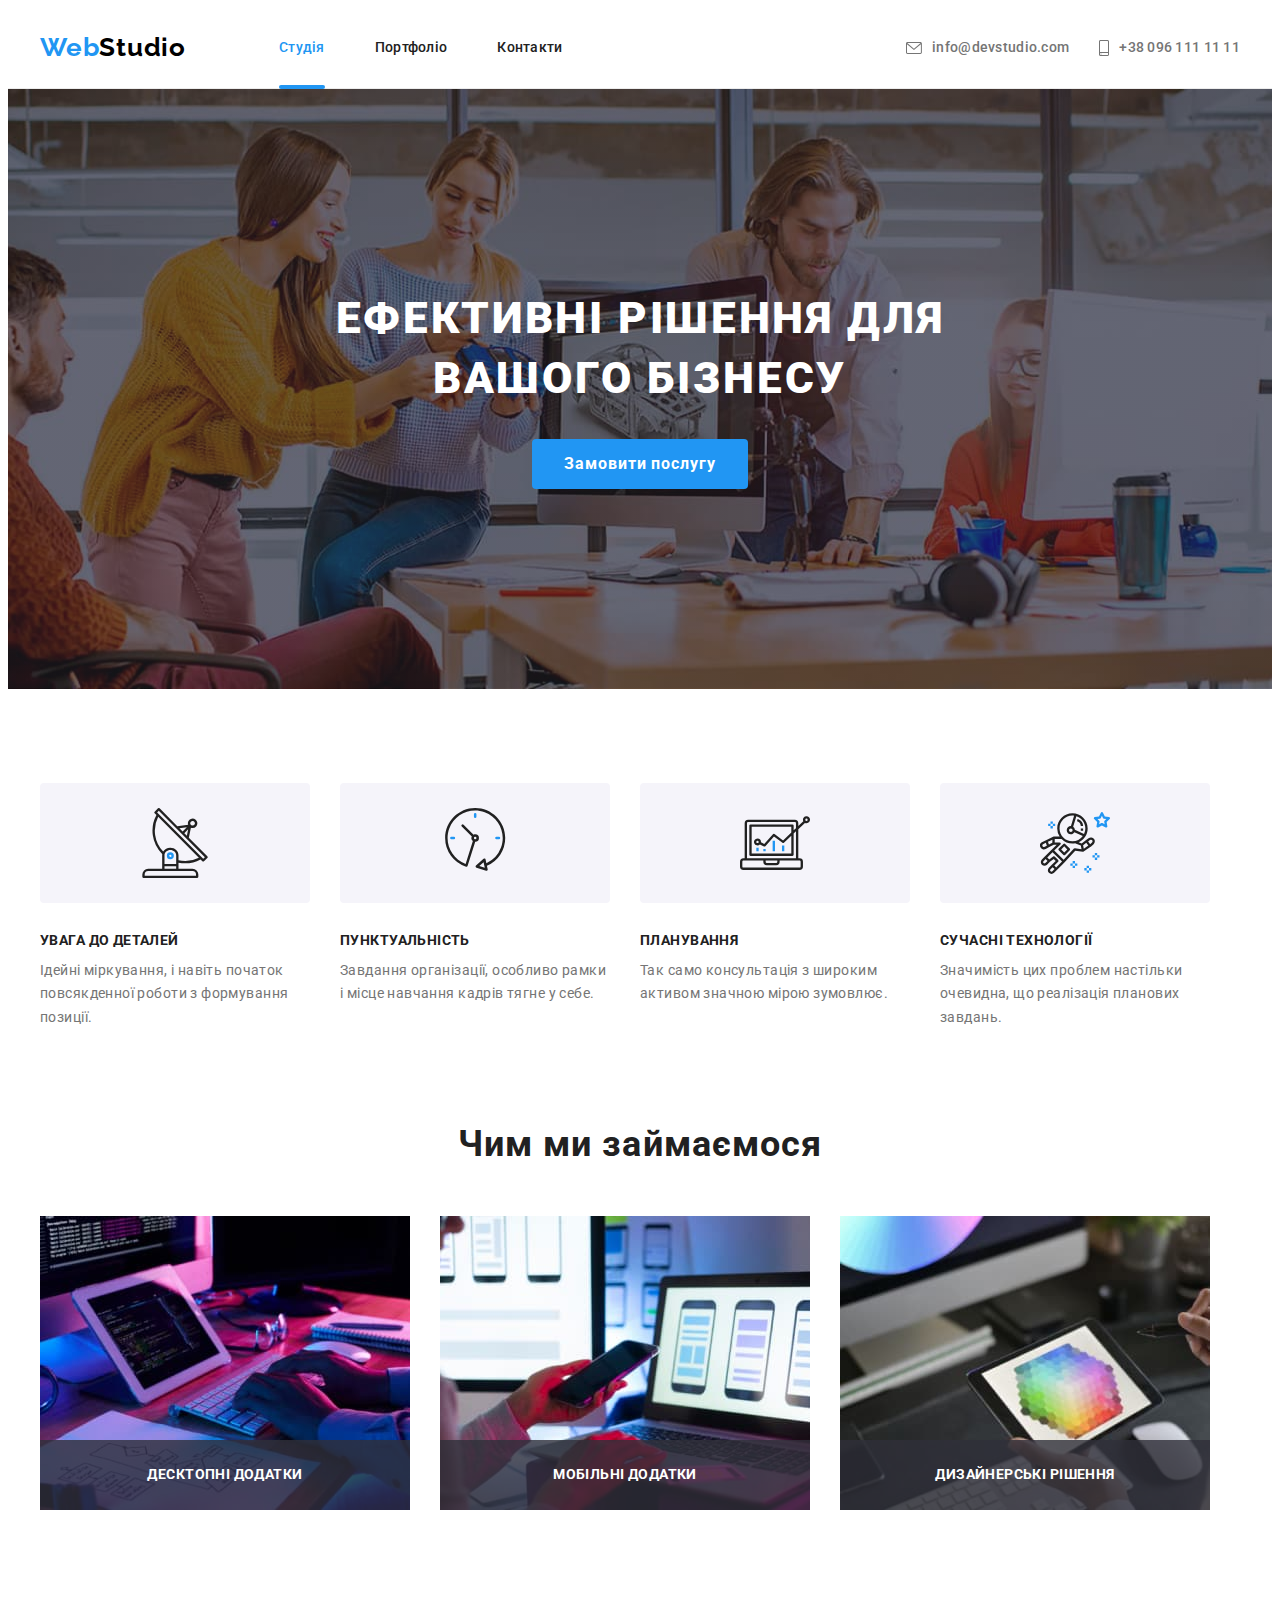
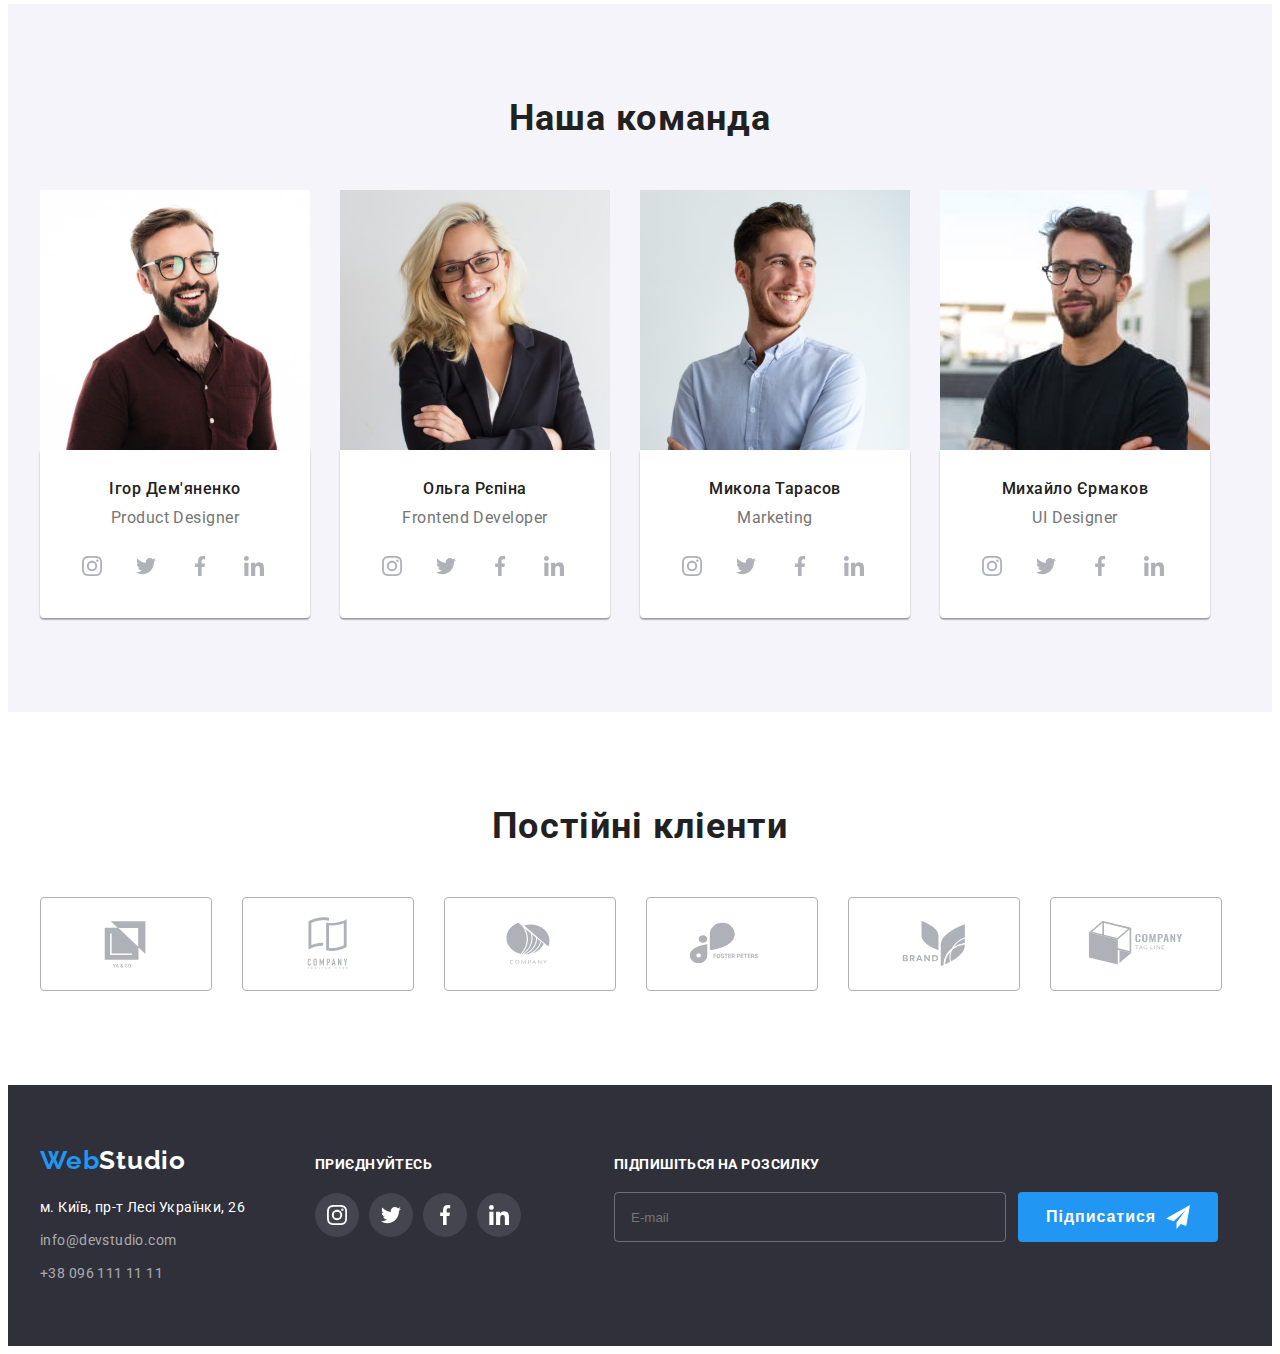
<file: index.html>
<!DOCTYPE html>
<html lang="uk">
<head>
    <meta charset="UTF-8">
    <meta http-equiv="X-UA-Compatible" content="IE=edge">
    <meta name="viewport" content="width=device-width, initial-scale=1.0">
    <title>WebStudio</title>
    <link rel="preconnect" href="https://fonts.googleapis.com">
    <link rel="preconnect" href="https://fonts.gstatic.com" crossorigin>
    <link href="https://fonts.googleapis.com/css2?family=Raleway:wght@700&family=Roboto:wght@400;500;700;900&display=swap"
        rel="stylesheet">
    <link rel="stylesheet" href="https://cdnjs.cloudflare.com/ajax/libs/modern-normalize/1.1.0/modern-normalize.min.css"
        integrity="sha512-wpPYUAdjBVSE4KJnH1VR1HeZfpl1ub8YT/NKx4PuQ5NmX2tKuGu6U/JRp5y+Y8XG2tV+wKQpNHVUX03MfMFn9Q=="
        crossorigin="anonymous" referrerpolicy="no-referrer" />
    <link rel="stylesheet" href="./css/main.min.css">
</head>
<body>
    <!-- Navigation_bar -->
    <header class="header">
        <div class="header__container">
            <nav class="main-nav">
                <a class="main-nav__logo" href="/">Web<span class="main-nav__logo--black">Studio</span></a>
                <ul class="main-nav__list">
                    <li><a class="main-nav__link--current" href="./index.html">Студія</a></li>
                    <li><a class="main-nav__link" href="./portfolio.html">Портфоліо</a></li>
                    <li><a class="main-nav__link" href="/">Контакти</a></li>
                </ul>
            </nav>
            <ul class="contacts-list">
                <li>
                    <a class="contacts-list__link" href="mailto:info@devstudio.com">
                        <svg class="contacts-list__icon" width="16" height="12">
                            <use href="./images/icons.svg#envelope"></use>
                        </svg>
                        info@devstudio.com
                    </a>
                </li>
                <li>
                    <a class="contacts-list__link" href="tel:+380961111111">
                        <svg class="contacts-list__icon" width="10" height="16">
                            <use href="./images/icons.svg#smartphone"></use>
                        </svg>
                        +38 096 111 11 11
                    </a>
                </li>
            </ul>
        </div>
    </header>
    <main>
        <!-- Hero -->
        <section class="hero">
            <div class="hero__container">
                <h1 class="hero__title">Ефективні рішення для вашого бізнесу</h1>
                <button data-modal-open class="order-button" type="button">Замовити послугу</button>
            </div>
        </section>
        <!-- Features -->
        <section class="features">
            <div class="features__container">
                <h2 class="features__title--visually-hidden">Наші переваги</h2>
                <ul class="features__list">
                    <li class="feature">
                        <div class="feature__icon-container">
                            <svg class="feature__icon" width="70" height="70">
                                <use href="./images/icons.svg#antenna"></use>
                            </svg>
                        </div>
                        <h3 class="feature__title">УВАГА ДО ДЕТАЛЕЙ</h3>
                        <p class="feature__descr">Ідейні міркування, і навіть початок повсякденної роботи з формування позиції.</p>
                    </li>
                    <li class="feature">
                        <div class="feature__icon-container">
                            <svg class="feature__icon" width="70" height="70">
                                <use href="./images/icons.svg#clock"></use>
                            </svg>
                        </div>
                        <h3 class="feature__title">ПУНКТУАЛЬНІСТЬ</h3>
                        <p class="feature__descr">Завдання організації, особливо рамки і місце навчання кадрів тягне у себе.</p>
                    </li>
                    <li class="feature">
                        <div class="feature__icon-container">
                            <svg class="feature__icon" width="70" height="70">
                                <use href="./images/icons.svg#diagram"></use>
                            </svg>
                        </div>
                        <h3 class="feature__title">ПЛАНУВАННЯ</h3>
                        <p class="feature__descr">Так само консультація з широким активом значною мірою зумовлює.</p>
                    </li>
                    <li class="feature">
                        <div class="feature__icon-container">
                            <svg class="feature__icon" width="70" height="70">
                                <use href="./images/icons.svg#astronaut"></use>
                            </svg>
                        </div>
                        <h3 class="feature__title">СУЧАСНІ ТЕХНОЛОГІЇ</h3>
                        <p class="feature__descr">Значимість цих проблем настільки очевидна, що реалізація планових завдань.</p>
                    </li>
                </ul>
            </div>
        </section>
        <!-- Activities gallery -->
        <section class="activities">
            <div class="activities__container">
                <h2 class="activities__title">Чим ми займаємося</h2>
                <ul class="activities__list">
                    <li class="activity">
                        <img src="./images/box1.jpg" alt="development" width="370" height="294">
                        <p class="activity__descr">Десктопні додатки</p>
                    </li>
                    <li class="activity">
                        <img src="./images/box2.jpg" alt="optimization" width="370" height="294">
                        <p class="activity__descr">Мобільні додатки</p>
                    </li>
                    <li class="activity">
                        <img src="./images/box3.jpg" alt="design" width="370" height="294">
                        <p class="activity__descr">Дизайнерські рішення</p>
                    </li>
                </ul>
            </div>
        </section>
        <!-- Team_section -->
        <section class="team-section">
            <div class="team-section__container">
                <h2 class="team-section__title">Наша команда</h2>
                <ul class="team-section__workers-list">
                    <!-- Employee #1 -->
                    <li class="employee">
                        <img class="employee__photo" src="./images/team_card1.jpg" alt="Ihor Demyanenko">
                        <div class="employee__description">
                            <h3 class="employee__title">Ігор Дем'яненко</h3>
                            <p class="employee__position">Product Designer</p>
                            <ul class="employee__social-links">
                                <li>
                                    <a class="employee__social-link" href="/">
                                        <svg class="employee__social-icon" width="20px" height="20px">
                                            <use href="./images/icons.svg#instagram"></use>
                                        </svg>
                                    </a>
                                </li>
                                <li>
                                    <a class="employee__social-link" href="/">
                                        <svg class="employee__social-icon" width="20px" height="20px">
                                            <use href="./images/icons.svg#twitter"></use>
                                        </svg>
                                    </a>
                                </li>
                                <li>
                                    <a class="employee__social-link" href="/">
                                        <svg class="employee__social-icon" width="20px" height="20px">
                                            <use href="./images/icons.svg#facebook"></use>
                                        </svg>
                                    </a>
                                </li>
                                <li>
                                    <a class="employee__social-link" href="/">
                                        <svg class="employee__social-icon" width="20px" height="20px">
                                            <use href="./images/icons.svg#linkedin"></use>
                                        </svg>
                                    </a>
                                </li>
                            </ul>
                        </div>
                    </li>
                    <!-- Employee_#2 -->
                    <li class="employee">
                        <img class="employee__photo" src="./images/team_card2.jpg" alt="Ольга Рєпіна">
                        <div class="employee__description">
                        <h3 class="employee__title">Ольга Рєпіна</h3>
                            <p class="employee__position">Frontend Developer</p>
                            <ul class="employee__social-links">
                                <li>
                                    <a class="employee__social-link" href="/">
                                        <svg class="employee__social-icon" width="20px" height="20px">
                                            <use href="./images/icons.svg#instagram"></use>
                                        </svg>
                                    </a>
                                </li>
                                <li>
                                    <a class="employee__social-link" href="/">
                                        <svg class="employee__social-icon" width="20px" height="20px">
                                            <use href="./images/icons.svg#twitter"></use>
                                        </svg>
                                    </a>
                                </li>
                                <li>
                                    <a class="employee__social-link" href="/">
                                        <svg class="employee__social-icon" width="20px" height="20px">
                                            <use href="./images/icons.svg#facebook"></use>
                                        </svg>
                                    </a>
                                </li>
                                <li>
                                    <a class="employee__social-link" href="/">
                                        <svg class="employee__social-icon" width="20px" height="20px">
                                            <use href="./images/icons.svg#linkedin"></use>
                                        </svg>
                                    </a>
                                </li>
                            </ul>
                        </div>
                    </li>
                    <!-- Employee_#3 -->
                    <li class="employee">
                        <img class="employee__photo" src="./images/team_card3.jpg" alt="Микола Тарасов">
                        <div class="employee__description">
                            <h3 class="employee__title">Микола Тарасов</h3>
                            <p class="employee__position">Marketing</p>
                            <ul class="employee__social-links">
                                <li>
                                    <a class="employee__social-link" href="/">
                                        <svg class="employee__social-icon" width="20px" height="20px">
                                            <use href="./images/icons.svg#instagram"></use>
                                        </svg>
                                    </a>
                                </li>
                                <li>
                                    <a class="employee__social-link" href="/">
                                        <svg class="employee__social-icon" width="20px" height="20px">
                                            <use href="./images/icons.svg#twitter"></use>
                                        </svg>
                                    </a>
                                </li>
                                <li>
                                    <a class="employee__social-link" href="/">
                                        <svg class="employee__social-icon" width="20px" height="20px">
                                            <use href="./images/icons.svg#facebook"></use>
                                        </svg>
                                    </a>
                                </li>
                                <li>
                                    <a class="employee__social-link" href="/">
                                        <svg class="employee__social-icon" width="20px" height="20px">
                                            <use href="./images/icons.svg#linkedin"></use>
                                        </svg>
                                    </a>
                                </li>
                            </ul>
                        </div>                       
                    </li>
                    <!-- Employee_#4 -->
                    <li class="employee">
                        <img class="employee__photo" src="./images/team_card4.jpg" alt="Mykhailo Yermakov">
                        <div class="employee__description">
                            <h3 class="employee__title">Михайло Єрмаков</h3>
                            <p class="employee__position">UI Designer</p>
                            <ul class="employee__social-links">
                                <li>
                                    <a class="employee__social-link" href="/">
                                        <svg class="employee__social-icon" width="20px" height="20px">
                                            <use href="./images/icons.svg#instagram"></use>
                                        </svg>
                                    </a>
                                </li>
                                <li>
                                    <a class="employee__social-link" href="/">
                                        <svg class="employee__social-icon" width="20px" height="20px">
                                            <use href="./images/icons.svg#twitter"></use>
                                        </svg>
                                    </a>
                                </li>
                                <li>
                                    <a class="employee__social-link" href="/">
                                        <svg class="employee__social-icon" width="20px" height="20px">
                                            <use href="./images/icons.svg#facebook"></use>
                                        </svg>
                                    </a>
                                </li>
                                <li>
                                    <a class="employee__social-link" href="/">
                                        <svg class="employee__social-icon" width="20px" height="20px">
                                            <use href="./images/icons.svg#linkedin"></use>
                                        </svg>
                                    </a>
                                </li>
                            </ul>
                        </div>
                    </li>
                </ul>
            </div>
        </section>
        <!-- Clients_section -->
        <section class="clients">
            <div class="clients__container">
                <h2 class="clients__title">Постійні кліенти</h2>
                <ul class="clients__list">
                    <li>
                        <a class="link-client" href="/">
                            <svg class="link-client__logo" width="106px" height="60px">
                                <use href="./images/icons.svg#logo-one"></use>
                            </svg>
                        </a>
                    </li>
                    <li>
                        <a class="link-client" href="/">
                            <svg class="link-client__logo" width="106px" height="60px">
                                <use href="./images/icons.svg#logo-two"></use>
                            </svg>
                        </a>
                    </li>
                    <li>
                        <a class="link-client" href="/">
                            <svg class="link-client__logo" width="106px" height="60px">
                                <use href="./images/icons.svg#logo-three"></use>
                            </svg>
                        </a>
                    </li>
                    <li>
                        <a class="link-client" href="/">
                            <svg class="link-client__logo" width="106px" height="60px">
                                <use href="./images/icons.svg#logo-four"></use>
                            </svg>
                        </a>
                    </li>
                    <li>
                        <a class="link-client" href="/">
                            <svg class="link-client__logo" width="106px" height="60px">
                                <use href="./images/icons.svg#logo-five"></use>
                            </svg>
                        </a>
                    </li>
                    <li>
                        <a class="link-client" href="/">
                            <svg class="link-client__logo" width="106px" height="60px">
                                <use href="./images/icons.svg#logo-six"></use>
                            </svg>
                        </a>
                    </li>
                </ul>
            </div>
        </section>
    </main>
    <!-- Basement -->
    <footer class="footer">
        <div class="footer__container">
            <div class="address-container">
                <a class="address-container__logo" href="./index.html">Web<span class="address-container__logo--white">Studio</span></a>
                <address class="footer-contacts">
                    <ul class="footer-contacts__list">
                        <li><a class="footer__contact--light" href="https://goo.gl/maps/C3TWV4PwisccWHNz8" target="_blank" rel="noopener norefererr nofollow">м. Київ, пр-т Лесі Українки, 26</a></li>
                        <li><a class="footer__contact--dark" href="mailto:info@devstudio.com">info@devstudio.com</a></li>
                        <li><a class="footer__contact--dark" href="tel:+380961111111">+38 096 111 11 11</a></li>
                    </ul>
                </address>
            </div>
            <!-- Invite_block -->
            <div class="invite-container">
                <h3 class="invite-container__title">приєднуйтесь</h3>
                <ul class="invite-container__list">
                    <li>
                        <a class="invite-container__link" href="/">
                            <svg class="invite-container__social-icon" width="20px" height="20px">
                                <use href="./images/icons.svg#instagram"></use>
                            </svg>
                         </a>
                    </li>
                    <li>
                        <a class="invite-container__link" href="/">
                            <svg class="invite-container__social-icon" width="20px" height="20px">
                                <use href="./images/icons.svg#twitter"></use>
                            </svg>
                        </a>
                    </li>
                    <li>
                        <a class="invite-container__link" href="/">
                            <svg class="invite-container__social-icon" width="20px" height="20px">
                                <use href="./images/icons.svg#facebook"></use>
                            </svg>
                        </a>
                    </li>
                    <li>
                        <a class="invite-container__link" href="/">
                            <svg class="invite-container__social-icon" width="20px" height="20px">
                                <use href="./images/icons.svg#linkedin"></use>
                            </svg>
                        </a>
                    </li>
                </ul>
            </div>
            <!-- Mailing_form -->
            <div class="mailing-form">
                <strong class="mailing-form__title">Підпишіться на розсилку</strong>
                <form class="mailing-form__field-wrapper">
                    <input class="mailing-form__field" name="mailing" type="text" placeholder="E-mail">
                    <button type="submit" class="mailing-button">Підписатися
                        <svg class="mailing-button__icon" width="24" height="24">
                            <use  href="./images/icons.svg#send-icon"></use>
                        </svg>
                    </button>
                </form>
            </div>
        </div>
    </footer>
    <!-- Modal_window -->
    <div data-modal class="backdrop is-hidden">
        <div class="modal">
            <button data-modal-close class="close-btn" type="button">
                <svg class="close-btn_icon" width="11" height="11">
                    <use href="./images/icons.svg#close-btn"></use>
                </svg>
            </button>
            <strong class="modal_title">Залиште свої дані, ми вам передзвонимо</strong>
            <form class="form" autocomplete="on">
                <ul class="form_list">
                    <li class="form_item">
                        <label class="form_label" for="name">Ім'я</label>
                        <div class="form_wrapper">
                            <input class="form_field" type="text" id="name" required>
                            <svg width="12" height="12" class="form_icon">
                                <use href="./images/icons.svg#user-icon"></use>
                            </svg>
                        </div>
                    </li>
                    <li class="form_item">
                        <label class="form_label" for="tel">Телефон</label>
                        <div class="form_wrapper">
                            <input class="form_field" type="tel" id="tel" required>
                            <svg width="13" height="13" class="form_icon">
                                <use href="./images/icons.svg#tel-form-icon"></use>
                            </svg>
                        </div>
                    </li>
                    <li class="form_item">
                        <label class="form_label" for="email">Пошта</label>
                        <div class="form_wrapper">
                            <input class="form_field" type="email" id="email">
                            <svg width="15" height="12" class="form_icon">
                                <use href="./images/icons.svg#envelope-form-icon"></use>
                            </svg>
                        </div>
                    </li>
                    <li>
                        <label class="form_label" for="comment">Коментар</label>
                        <textarea class="form_field comment-field" name="comment" id="comment"
                            placeholder="Введіть текст"></textarea>
                    </li>
                </ul>
                <div class="form_checkbox-wrapper">
                    <label class="form_checkbox_label">
                        <input class="form_checkbox" type="checkbox">
                        <svg class="form_checkbox-icon" width="16" height="15">
                            <use class="form_checkbox--uncheck" href="./images/icons.svg#icon-uncheck"></use>
                            <use class="form_checkbox--check" href="./images/icons.svg#icon-check"></use>
                        </svg>
                        <span class="form_checkbox-descr">Погоджуюся з розсилкою та приймаю
                            <a href="./" class="form_terms-link">Умови договору</a>
                        </span>
                    </label>
                    <button class="submit-button" type="submit">Відправити</button>
                </div>
            </form>
        </div>
    </div>
    <!-- Modal_window_script -->
    <script src="./js/modal.js"></script>
</body>
</html>
</file>
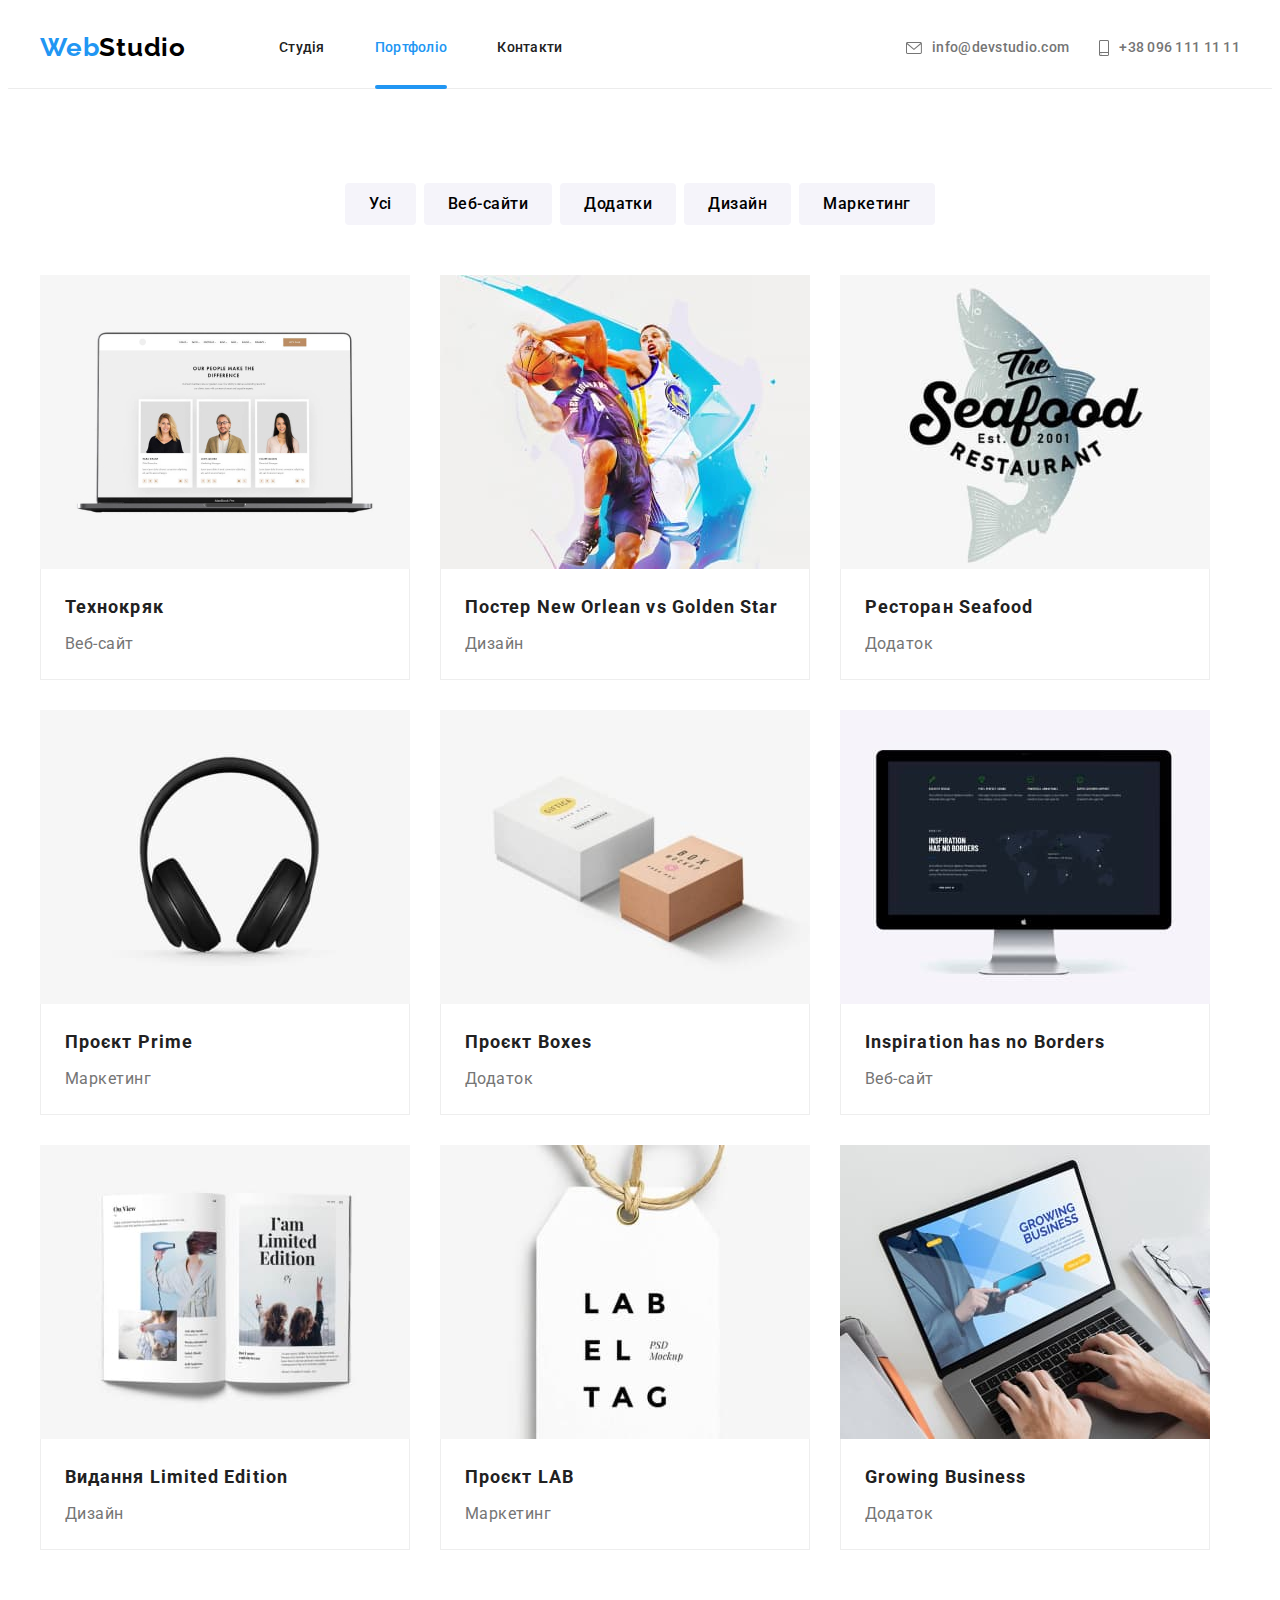
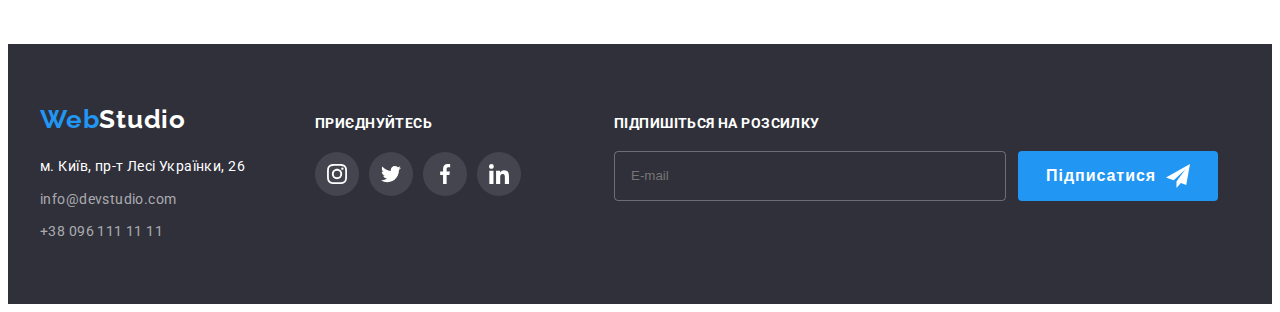
<file: portfolio.html>
<!DOCTYPE html>
<html lang="uk">

<head>
    <meta charset="UTF-8">
    <meta http-equiv="X-UA-Compatible" content="IE=edge">
    <meta name="viewport" content="width=device-width, initial-scale=1.0">
    <title>WebStudio</title>
    <link rel="preconnect" href="https://fonts.googleapis.com">
    <link rel="preconnect" href="https://fonts.gstatic.com" crossorigin>
    <link
        href="https://fonts.googleapis.com/css2?family=Raleway:wght@700&family=Roboto:wght@400;500;700;900&display=swap"
        rel="stylesheet">
    <link rel="stylesheet" href="https://cdnjs.cloudflare.com/ajax/libs/modern-normalize/1.1.0/modern-normalize.min.css"
        integrity="sha512-wpPYUAdjBVSE4KJnH1VR1HeZfpl1ub8YT/NKx4PuQ5NmX2tKuGu6U/JRp5y+Y8XG2tV+wKQpNHVUX03MfMFn9Q=="
        crossorigin="anonymous" referrerpolicy="no-referrer" />
    <link rel="stylesheet" href="./css/main.min.css">
</head>

<body>
    <!-- Navigation_bar -->
    <header class="header">
        <div class="header__container">
            <nav class="main-nav">
                <a class="main-nav__logo" href="/">Web<span class="main-nav__logo--black">Studio</span></a>
                <ul class="main-nav__list">
                    <li><a class="main-nav__link" href="./index.html">Студія</a></li>
                    <li><a class="main-nav__link--current" href="./portfolio.html">Портфоліо</a></li>
                    <li><a class="main-nav__link" href="/">Контакти</a></li>
                </ul>
            </nav>
            <ul class="contacts-list">
                <li>
                    <a class="contacts-list__link" href="mailto:info@devstudio.com">
                        <svg class="contacts-list__icon" width="16" height="12">
                            <use href="./images/icons.svg#envelope"></use>
                        </svg>
                        info@devstudio.com
                    </a>
                </li>
                <li>
                    <a class="contacts-list__link" href="tel:+380961111111">
                        <svg class="contacts-list__icon" width="10" height="16">
                            <use href="./images/icons.svg#smartphone"></use>
                        </svg>
                        +38 096 111 11 11
                    </a>
                </li>
            </ul>
        </div>
    </header>
    <main>
        <section class="portfolio">
            <div class="portfolio__container">
                <h1 class="portfolio__title--visually-hidden">Портфоліо</h1>
                <!-- Portfolio_filters -->
                <ul class="filters">
                    <li><button class="filters__button" type="button">Усі</button></li>
                    <li><button class="filters__button" type="button">Веб-сайти</button></li>
                    <li><button class="filters__button" type="button">Додатки</button></li>
                    <li><button class="filters__button" type="button">Дизайн</button></li>
                    <li><button class="filters__button" type="button">Маркетинг</button></li>
                </ul>
                <!-- Portfolio_items -->
                <ul class="portfolio__list">
                    <li>
                        <a class="portfolio-item" href="/">
                            <div class="portfolio-item__wrapper">
                                <img src="./images/project1.jpg" alt="Технокряк" width="370" height="294">
                                <p class="portfolio-item__overlay">
                                    Ресурс пропонує комплексні пропозиції з різним рівнем функціоналу та сервісів. Все це
                                    дозволить відвідувачу отримати
                                    вичерпні відомості про компанію чи приватну особу.
                                </p>
                            </div>
                            <div class="portfolio-item__description-box">
                                <h2 class="portfolio-item__title">Технокряк</h2>
                                <p class="portfolio-item__descr">Веб-сайт</p>
                            </div>
                        </a>
                    </li>
                    <li>
                        <a class="portfolio-item" href="/">
                            <div class="portfolio-item__wrapper">
                                <img src="./images/project2.jpg" alt="Постер New Orlean vs Golden Star" width="370"
                                    height="294">
                                <p class="portfolio-item__overlay">
                                    Lorem ipsum dolor sit amet consectetur adipisicing elit. Deleniti rerum pariatur
                                    repellendus alias dolore consectetur!
                                </p>
                            </div>
                            <div class="portfolio-item__description-box">
                                <h2 class="portfolio-item__title">Постер New Orlean vs Golden Star</h2>
                                <p class="portfolio-item__descr">Дизайн</p>
                            </div>
                        </a>
                    </li>
                    <li>
                        <a class="portfolio-item" href="/">
                            <div class="portfolio-item__wrapper">
                                <img src="./images/project3.jpg" alt="Ресторан Seafood" width="370" height="294">
                                <p class="portfolio-item__overlay">
                                    Lorem ipsum dolor, sit amet consectetur adipisicing elit. Fugit dolorem vitae sunt
                                    minus, modi asperiores!
                                </p>
                            </div>
                            <div class="portfolio-item__description-box">
                                <h2 class="portfolio-item__title">Ресторан Seafood</h2>
                                <p class="portfolio-item__descr">Додаток</p>
                            </div>
                        </a>
    
                    </li>
                    <li>
                        <a class="portfolio-item" href="/">
                            <div class="portfolio-item__wrapper">
                                <img src="./images/project4.jpg" alt="Проєкт Prime" width="370" height="294">
                                <p class="portfolio-item__overlay">
                                    Lorem ipsum dolor sit amet consectetur, adipisicing elit. Et nostrum atque maxime natus
                                    quibusdam ab!
                                </p>
                            </div>
                            <div class="portfolio-item__description-box">
                                <h2 class="portfolio-item__title">Проєкт Prime</h2>
                                <p class="portfolio-item__descr">Маркетинг</p>
                            </div>
                        </a>
                    </li>
                    <li>
                        <a class="portfolio-item" href="/">
                            <div class="portfolio-item__wrapper">
                                <img src="./images/project5.jpg" alt="Проєкт Boxes" width="370" height="294">
                                <p class="portfolio-item__overlay">
                                    Lorem ipsum dolor sit amet consectetur, adipisicing elit. Perspiciatis soluta velit
                                    accusantium laborum nostrum natus!
                                </p>
                            </div>
                            <div class="portfolio-item__description-box">
                                <h2 class="portfolio-item__title">Проєкт Boxes</h2>
                                <p class="portfolio-item__descr">Додаток</p>
                            </div>
                        </a>
                    </li>
                    <li>
                        <a class="portfolio-item" href="">
                            <div class="portfolio-item__wrapper">
                                <img src="./images/project6.jpg" alt="Inspiration has no Borders" width="370" height="294">
                                <p class="portfolio-item__overlay">
                                    Lorem, ipsum dolor sit amet consectetur adipisicing elit. Sit inventore dignissimos qui,
                                    voluptatem cum iste.
                                </p>
                            </div>
                            <div class="portfolio-item__description-box">
                                <h2 class="portfolio-item__title">Inspiration has no Borders</h2>
                                <p class="portfolio-item__descr">Веб-сайт</p>
                            </div>
                        </a>
                    </li>
                    <li>
                        <a class="portfolio-item" href="/">
                            <div class="portfolio-item__wrapper">
                                <img src="./images/project7.jpg" alt="Видання Limited Edition" width="370" height="294">
                                <p class="portfolio-item__overlay">
                                    Lorem ipsum dolor sit amet consectetur adipisicing elit. At rerum eos corporis nihil
                                    commodi natus.
                                </p>
                            </div>
                            <div class="portfolio-item__description-box">
                                <h2 class="portfolio-item__title">Видання Limited Edition</h2>
                                <p class="portfolio-item__descr">Дизайн</p>
                            </div>
                        </a>
                    </li>
                    <li>
                        <a class="portfolio-item" href="/">
                            <div class="portfolio-item__wrapper">
                                <img src="./images/project8.jpg" alt="Проєкт LAB" width="370" height="294">
                                <p class="portfolio-item__overlay">
                                    Lorem ipsum dolor sit, amet consectetur adipisicing elit. Nihil aliquam voluptate autem
                                    minima minus cupiditate?
                                </p>
                            </div>
                            <div class="portfolio-item__description-box">
                                <h2 class="portfolio-item__title">Проєкт LAB</h2>
                                <p class="portfolio-item__descr">Маркетинг</p>
                            </div>
                        </a>
                    </li>
                    <li>
                        <a class="portfolio-item" href="/">
                            <div class="portfolio-item__wrapper">
                                <img src="./images/project9.jpg" alt="Growing Business" width="370" height="294">
                                <p class="portfolio-item__overlay">
                                    Lorem ipsum dolor sit, amet consectetur adipisicing elit. Recusandae nihil ullam
                                    perspiciatis, illum iste minus.
                                </p>
                            </div>
                            <div class="portfolio-item__description-box">
                                <h2 class="portfolio-item__title">Growing Business</h2>
                                <p class="portfolio-item__descr">Додаток</p>
                            </div>
                        </a>
                    </li>
                </ul>
            </div>
        </section>
    </main>
    <!-- Basement -->
    <footer class="footer">
        <div class="footer__container">
            <div class="address-container">
                <a class="address-container__logo" href="./index.html">Web<span
                        class="address-container__logo--white">Studio</span></a>
                <address class="footer-contacts">
                    <ul class="footer-contacts__list">
                        <li><a class="footer__contact--light" href="https://goo.gl/maps/C3TWV4PwisccWHNz8"
                                target="_blank" rel="noopener norefererr nofollow">м. Київ, пр-т Лесі Українки, 26</a>
                        </li>
                        <li><a class="footer__contact--dark" href="mailto:info@devstudio.com">info@devstudio.com</a>
                        </li>
                        <li><a class="footer__contact--dark" href="tel:+380961111111">+38 096 111 11 11</a></li>
                    </ul>
                </address>
            </div>
            <!-- Invite_block -->
            <div class="invite-container">
                <h3 class="invite-container__title">приєднуйтесь</h3>
                <ul class="invite-container__list">
                    <li>
                        <a class="invite-container__link" href="/">
                            <svg class="invite-container__social-icon" width="20px" height="20px">
                                <use href="./images/icons.svg#instagram"></use>
                            </svg>
                        </a>
                    </li>
                    <li>
                        <a class="invite-container__link" href="/">
                            <svg class="invite-container__social-icon" width="20px" height="20px">
                                <use href="./images/icons.svg#twitter"></use>
                            </svg>
                        </a>
                    </li>
                    <li>
                        <a class="invite-container__link" href="/">
                            <svg class="invite-container__social-icon" width="20px" height="20px">
                                <use href="./images/icons.svg#facebook"></use>
                            </svg>
                        </a>
                    </li>
                    <li>
                        <a class="invite-container__link" href="/">
                            <svg class="invite-container__social-icon" width="20px" height="20px">
                                <use href="./images/icons.svg#linkedin"></use>
                            </svg>
                        </a>
                    </li>
                </ul>
            </div>
            <!-- Mailing_form -->
            <div class="mailing-form">
                <strong class="mailing-form__title">Підпишіться на розсилку</strong>
                <form class="mailing-form__field-wrapper">
                    <input class="mailing-form__field" name="mailing" type="text" placeholder="E-mail">
                    <button type="submit" class="mailing-button">Підписатися
                        <svg class="mailing-button__icon" width="24" height="24">
                            <use href="./images/icons.svg#send-icon"></use>
                        </svg>
                    </button>
                </form>
            </div>
        </div>
    </footer>
</body>

</html>
</file>
<file: css/main.min.css>
:root{--main-color: #FFFFFF;--second-color: #2F303A;--team-section-color: #F5F4FA;--first-logo-color: #2196F3;--second-logo-color: #000000;--main-text-color: #212121;--descriprion-color: #757575;--basement-contakts-color: #FFFFFF99;--button-active-color: #188CE8;--underline-color: #ECECEC;--border-color: #EEEEEE;--overlay-color: rgba(47, 48, 58, 0.4);--social-link-color: #AFB1B8;--basement-social-link-color: rgba(255, 255, 255, 0.1);--face-background: #C4C4C4;--activity-descr-color: rgba(47, 48, 58, 0.8);--modal-background: rgba(0, 0, 0, 0.2);--modal-close-btn: rgba(0, 0, 0, 0.1);--portfolio-overlay-color: rgba(33, 150, 243, 0.9);--transition-function: cubic-bezier(0.4, 0, 0.2, 1);--form-field-border-color: rgba(33, 33, 33, 0.2);--mailing-field-border: rgba(255, 255, 255, 0.3);--mailing-plaseholder-color: rgba(255, 255, 255, 0.6);--submit-button-color: #188CE8}body{background:var(--main-color);font-family:"Roboto",sans-serif;color:var(--main-text-color)}h1,h2,h3,h4,h5,h6,p{margin:0px;padding:0px}img{display:block}a{text-decoration:none;display:inline-block}ul{list-style:none;padding:0px;margin:0px}.portfolio__title--visually-hidden,.features__title--visually-hidden{position:absolute;width:1px;height:1px;margin:-1px;border:0;padding:0;white-space:nowrap;-webkit-clip-path:inset(50%);clip-path:inset(50%);clip:rect(0 0 0 0);overflow:hidden}.header{border-bottom:solid 1px var(--underline-color)}.header__container{margin:0px auto;width:1200px;padding:0px 15px;display:-webkit-box;display:-ms-flexbox;display:flex}.main-nav{display:-webkit-box;display:-ms-flexbox;display:flex;margin-right:auto;-webkit-box-align:center;-ms-flex-align:center;align-items:center}.main-nav__logo{color:var(--first-logo-color);font-family:"Raleway",sans-serif;font-weight:700;font-size:26px;line-height:1.19;letter-spacing:.03em;margin-right:93px;padding:24px 0px 25px 0px}.main-nav__list{gap:50px;display:-webkit-box;display:-ms-flexbox;display:flex}.main-nav__link{color:inherit;padding:32px 0px;position:relative;-webkit-transition:color 250ms var(--transition-function);transition:color 250ms var(--transition-function);font-weight:500;font-size:14px;line-height:1.14;letter-spacing:.02em}.main-nav__logo--black{color:var(--second-logo-color)}.main-nav__link:hover{color:var(--first-logo-color)}.main-nav__link:focus{color:var(--first-logo-color)}.main-nav__link--current{color:var(--first-logo-color);padding:32px 0px;position:relative;font-weight:500;font-size:14px;line-height:1.14;letter-spacing:.02em}.main-nav__link--current::after{content:"";position:relative;display:block;width:100%;height:4px;background-color:var(--first-logo-color);border-radius:2px;position:absolute;bottom:-1px}.contacts-list{display:-webkit-box;display:-ms-flexbox;display:flex;-webkit-box-align:center;-ms-flex-align:center;align-items:center;gap:30px}.contacts-list__icon{fill:currentColor}.contacts-list__link{font-weight:500;font-size:14px;line-height:1.14;letter-spacing:.02em;color:var(--descriprion-color);padding:32px 0px;display:-webkit-box;display:-ms-flexbox;display:flex;-webkit-box-align:center;-ms-flex-align:center;align-items:center;-webkit-transition:color 250ms var(--transition-function);transition:color 250ms var(--transition-function);gap:10px}.contacts-list__link:hover{color:var(--first-logo-color)}.contacts-list__link:focus{color:var(--first-logo-color)}.hero{background-color:var(--face-background);color:var(--main-color);text-align:center;background-image:-webkit-gradient(linear, left top, left bottom, from(var(--overlay-color)), to(var(--overlay-color))),url(../images/header-img.jpg);background-image:linear-gradient(var(--overlay-color), var(--overlay-color)),url(../images/header-img.jpg);background-repeat:no-repeat;background-position:center;background-size:cover;max-width:1600px;margin-left:auto;margin-right:auto}.hero__container{margin:0px auto;width:1200px;padding:200px 15px}.hero__title{font-weight:900;font-size:44px;line-height:1.36;text-align:center;letter-spacing:.06em;text-transform:uppercase;width:700px;margin:0px auto 30px}.order-button{cursor:pointer;background:var(--first-logo-color);border-color:rgba(0,0,0,0);border-radius:4px;color:inherit;font-family:inherit;font-weight:700;font-size:16px;line-height:1.87;letter-spacing:.06em;padding:8px 30px;-webkit-transition:background 250ms var(--transition-function),-webkit-box-shadow 250ms var(--transition-function);transition:background 250ms var(--transition-function),-webkit-box-shadow 250ms var(--transition-function);transition:background 250ms var(--transition-function),box-shadow 250ms var(--transition-function);transition:background 250ms var(--transition-function),box-shadow 250ms var(--transition-function),-webkit-box-shadow 250ms var(--transition-function)}.order-button:hover{background:var(--button-active-color);-webkit-box-shadow:0px 4px 4px rgba(0,0,0,.15);box-shadow:0px 4px 4px rgba(0,0,0,.15)}.order-button:focus{background:var(--button-active-color);-webkit-box-shadow:0px 4px 4px rgba(0,0,0,.15);box-shadow:0px 4px 4px rgba(0,0,0,.15)}.features{padding:94px 0px}.features__container{margin:0px auto;width:1200px;padding:0px 15px}.features__list{display:-webkit-box;display:-ms-flexbox;display:flex;gap:30px}.feature{width:270px}.feature__icon-container{width:270px;height:120px;background-color:var(--team-section-color);display:-webkit-box;display:-ms-flexbox;display:flex;-webkit-box-align:center;-ms-flex-align:center;align-items:center;-webkit-box-pack:center;-ms-flex-pack:center;justify-content:center;margin-bottom:30px;border-radius:4px}.feature__icon{width:70px;height:70px;background-color:var(--team-section-color)}.feature__title{font-weight:700;font-size:14px;line-height:1.14;letter-spacing:.03em;text-transform:uppercase;margin-bottom:10px}.feature__descr{color:var(--descriprion-color);font-size:14px;line-height:1.71;letter-spacing:.03em}.activities{padding-bottom:94px}.activities__container{margin:0px auto;width:1200px;padding:0px 15px}.activities__title{font-weight:700;font-size:36px;line-height:1.16;text-align:center;letter-spacing:.03em;margin-bottom:50px}.activities__list{display:-webkit-box;display:-ms-flexbox;display:flex;gap:30px}.activity{position:relative}.activity__descr{position:absolute;bottom:0px;padding:27px 0px;width:100%;background-color:var(--activity-descr-color);color:var(--main-color);font-weight:700;font-size:14px;line-height:1.14;text-align:center;letter-spacing:.03em;text-transform:uppercase}.team-section{background:var(--team-section-color);padding:94px 0px}.team-section__container{margin:0px auto;width:1200px;padding:0px 15px}.team-section__title{font-weight:700;font-size:36px;line-height:1.16;text-align:center;letter-spacing:.03em;margin-bottom:50px}.team-section__workers-list{display:-webkit-box;display:-ms-flexbox;display:flex;gap:30px}.employee{background-color:var(--main-color)}.employee__photo{width:270px;height:260px}.employee__description{padding:30px;border-radius:0px 0px 4px 4px;-webkit-box-shadow:0px 1px 3px rgba(0,0,0,.12),0px 1px 1px rgba(0,0,0,.14),0px 2px 1px rgba(0,0,0,.2);box-shadow:0px 1px 3px rgba(0,0,0,.12),0px 1px 1px rgba(0,0,0,.14),0px 2px 1px rgba(0,0,0,.2)}.employee__title{font-weight:500;font-size:16px;line-height:1.18;text-align:center;letter-spacing:.03em;margin-bottom:10px}.employee__position{color:var(--descriprion-color);font-size:16px;line-height:1.18;text-align:center;letter-spacing:.03em;margin-bottom:16px}.employee__social-links{display:-webkit-box;display:-ms-flexbox;display:flex;gap:10px}.employee__social-link{display:-webkit-box;display:-ms-flexbox;display:flex;width:44px;height:44px;-webkit-box-align:center;-ms-flex-align:center;align-items:center;border-radius:50%;-webkit-box-pack:center;-ms-flex-pack:center;justify-content:center;-webkit-transition:background-color 250ms var(--transition-function);transition:background-color 250ms var(--transition-function)}.employee__social-icon{fill:var(--social-link-color);-webkit-transition:fill 250ms var(--transition-function);transition:fill 250ms var(--transition-function)}.employee__social-link:hover{background-color:var(--first-logo-color)}.employee__social-link:focus{background-color:var(--first-logo-color)}.employee__social-link:hover,.employee__social-link:focus{background-color:var(--first-logo-color)}.employee__social-link:hover .employee__social-icon{fill:var(--main-color)}.employee__social-link:focus .employee__social-icon{fill:var(--main-color)}.clients{padding:94px 0px}.clients__container{margin:0px auto;width:1200px;padding:0px 15px}.clients__title{font-weight:700;font-size:36px;line-height:1.16;text-align:center;letter-spacing:.03em;margin-bottom:50px}.clients__list{text-decoration:none;display:-webkit-box;display:-ms-flexbox;display:flex;gap:30px}.link-client{width:170px;height:92px;border:solid 1px var(--social-link-color);border-radius:4px;-webkit-box-align:center;-ms-flex-align:center;align-items:center;-webkit-box-pack:center;-ms-flex-pack:center;justify-content:center;display:-webkit-box;display:-ms-flexbox;display:flex;-webkit-transition:border-color 250ms var(--transition-function);transition:border-color 250ms var(--transition-function)}.link-client__logo{fill:var(--social-link-color);-webkit-transition:fill 250ms var(--transition-function);transition:fill 250ms var(--transition-function)}.link-client:hover{border-color:var(--first-logo-color)}.link-client:hover .link-client__logo{fill:var(--first-logo-color)}.link-client:focus{border-color:var(--first-logo-color)}.link-client:focus .link-client__logo{fill:var(--first-logo-color)}.footer{background:var(--second-color);padding:60px 0px}.footer__container{margin:0px auto;width:1200px;padding:0px 15px;display:-webkit-box;display:-ms-flexbox;display:flex;-webkit-box-align:baseline;-ms-flex-align:baseline;align-items:baseline}.address-container{margin-right:70px}.address-container__logo{color:var(--first-logo-color);font-family:"Raleway",sans-serif;font-weight:700;font-size:26px;line-height:1.19;letter-spacing:.03em;margin-bottom:20px}.address-container__logo--white{color:var(--main-color)}.footer-contacts{font-style:inherit;font-size:14px;line-height:1.71;letter-spacing:.03em}.footer-contacts__list{display:-webkit-box;display:-ms-flexbox;display:flex;-webkit-box-orient:vertical;-webkit-box-direction:normal;-ms-flex-direction:column;flex-direction:column;gap:9px}.footer__contact--light{color:var(--main-color);-webkit-transition:color 250ms var(--transition-function);transition:color 250ms var(--transition-function)}.footer__contact--dark{color:var(--basement-contakts-color);-webkit-transition:color 250ms var(--transition-function);transition:color 250ms var(--transition-function)}.footer__contact--light:hover,.footer__contact--light:focus,.footer__contact--dark:hover,.footer__contact--dark:focus{color:var(--first-logo-color)}.invite-container{margin-right:93px}.invite-container__title{font-weight:700;font-size:14px;line-height:1.14;letter-spacing:.03em;text-transform:uppercase;color:var(--main-color);margin-bottom:20px}.invite-container__list{display:-webkit-box;display:-ms-flexbox;display:flex;gap:10px}.invite-container__link{display:-webkit-box;display:-ms-flexbox;display:flex;width:44px;height:44px;-webkit-box-align:center;-ms-flex-align:center;align-items:center;border-radius:50%;-webkit-box-pack:center;-ms-flex-pack:center;justify-content:center;background:var(--basement-social-link-color)}.invite-container__social-icon{fill:var(--main-color)}.invite-container__link:hover,.invite-container__link:focus{background-color:var(--first-logo-color);-webkit-transition:background-color 250ms var(--transition-function);transition:background-color 250ms var(--transition-function)}.mailing-form__title{display:block;font-weight:700;font-size:14px;line-height:16px;letter-spacing:.03em;text-transform:uppercase;color:var(--main-color);margin-bottom:20px}.mailing-form__field-wrapper{position:relative;display:-webkit-box;display:-ms-flexbox;display:flex}.mailing-form__field{border:solid 1px var(--mailing-field-border);background-color:rgba(0,0,0,0);border-radius:4px;padding:15px 16px;width:358px;outline:rgba(0,0,0,0);margin-right:12px;color:var(--main-color)}.mailing-field::-webkit-input-placeholder{color:var(--mailing-plaseholder-color)}.mailing-field::-moz-placeholder{color:var(--mailing-plaseholder-color)}.mailing-field:-ms-input-placeholder{color:var(--mailing-plaseholder-color)}.mailing-field::-ms-input-placeholder{color:var(--mailing-plaseholder-color)}.mailing-field::placeholder{color:var(--mailing-plaseholder-color)}.mailing-button{display:-webkit-box;display:-ms-flexbox;display:flex;-webkit-box-pack:justify;-ms-flex-pack:justify;justify-content:space-between;-webkit-box-align:center;-ms-flex-align:center;align-items:center;border:0px;width:200px;background-color:var(--first-logo-color);border-color:rgba(0,0,0,0);border-radius:4px;padding:10px 28px;color:var(--main-color);font-weight:700;font-size:16px;line-height:30px;letter-spacing:.06em;cursor:pointer}.mailing-button__icon{fill:var(--main-color)}.backdrop{position:fixed;top:0;left:0;width:100%;height:100%;background-color:var(--modal-background);-webkit-filter:blur(0px);filter:blur(0px);-webkit-transition:opacity 250ms var(--transition-function),visibility 250ms var(--transition-function);transition:opacity 250ms var(--transition-function),visibility 250ms var(--transition-function)}.backdrop.is-hidden{opacity:0;visibility:hidden;pointer-events:none}.modal{position:absolute;top:221px;left:50%;-webkit-transform:translate(-50%, 0);transform:translate(-50%, 0);background-color:var(--main-color);width:528px;height:581px;border-radius:4px;-webkit-box-shadow:0px 1px 3px rgba(0,0,0,.12),0px 1px 1px rgba(0,0,0,.14),0px 2px 1px rgba(0,0,0,.2);box-shadow:0px 1px 3px rgba(0,0,0,.12),0px 1px 1px rgba(0,0,0,.14),0px 2px 1px rgba(0,0,0,.2);scale:100%;-webkit-transition:-webkit-transform 250ms var(--transition-function);transition:-webkit-transform 250ms var(--transition-function);transition:transform 250ms var(--transition-function);transition:transform 250ms var(--transition-function), -webkit-transform 250ms var(--transition-function);padding:40px}.modal_title{font-weight:700;font-size:20px;line-height:1.15;text-align:center;letter-spacing:.03em;margin-bottom:12px;display:block}.backdrop.backdrop.is-hidden .modal{-webkit-transform:translate(-50%, 20%);transform:translate(-50%, 20%)}.close-btn{display:-webkit-box;display:-ms-flexbox;display:flex;-webkit-box-pack:center;-ms-flex-pack:center;justify-content:center;-webkit-box-align:center;-ms-flex-align:center;align-items:center;position:absolute;width:30px;height:30px;cursor:pointer;background-color:rgba(0,0,0,0);border:1px solid var(--modal-close-btn);border-radius:50%;padding:0px;top:8px;right:8px}.close-btn_icon{fill:var(--second-logo-color);-webkit-transition:fill 250ms var(--transition-function);transition:fill 250ms var(--transition-function)}.close-btn:hover .close-btn_icon{fill:var(--first-logo-color)}.close-btn:focus .close-btn_icon{fill:var(--first-logo-color)}.form_wrapper{position:relative}.form_list{margin-bottom:20px}.form_item{margin-bottom:10px}.form_icon{position:absolute;top:50%;left:12px;-webkit-transform:translateY(-50%);transform:translateY(-50%);-webkit-transition:fill 250ms var(--transition-function);transition:fill 250ms var(--transition-function)}.form_field{outline:rgba(0,0,0,0);width:100%;padding:11px 12px 11px 42px;border-radius:4px;border:solid 1px;border-color:var(--form-field-border-color);-webkit-transition:border-color 250ms var(--transition-function);transition:border-color 250ms var(--transition-function);font-size:14px}.form_field:focus{border-color:var(--first-logo-color)}.form_field:focus+.form_icon{fill:var(--first-logo-color)}.comment-field{display:block;padding:11px 16px;resize:none;width:448px;height:120px}.form_label{display:block;font-weight:400;font-size:12px;line-height:1.16;letter-spacing:.01em;margin-bottom:4px;color:var(--descriprion-color)}.form_checkbox-wrapper{display:-webkit-box;display:-ms-flexbox;display:flex;-webkit-box-orient:vertical;-webkit-box-direction:normal;-ms-flex-direction:column;flex-direction:column;-webkit-box-align:center;-ms-flex-align:center;align-items:center}.form_checkbox_label{margin-bottom:30px;display:-webkit-box;display:-ms-flexbox;display:flex;-webkit-box-align:center;-ms-flex-align:center;align-items:center}.form_checkbox{-webkit-appearance:none;-moz-appearance:none;appearance:none}.form_checkbox-icon{margin-right:8px;cursor:pointer}.form_checkbox-icon .form_checkbox--uncheck{opacity:1;-webkit-transition:opacity 250ms var(--transition-function);transition:opacity 250ms var(--transition-function)}.form_checkbox:checked+.form_checkbox-icon .form_checkbox--uncheck{opacity:0}.form_checkbox-icon .form_checkbox--check{opacity:0;-webkit-transition:opacity 250ms var(--transition-function);transition:opacity 250ms var(--transition-function)}.form_checkbox:checked+.form_checkbox-icon .form_checkbox--check{opacity:1}.form_checkbox-descr{font-weight:400;font-size:14px;line-height:1.7;letter-spacing:.03em;color:var(--descriprion-color);-webkit-user-select:none;-moz-user-select:none;-ms-user-select:none;user-select:none}.form_terms-link{color:var(--first-logo-color)}.submit-button{padding:10px 52px;color:var(--main-color);background-color:var(--submit-button-color);border:none;border-radius:4px;-webkit-transition:-webkit-box-shadow 250ms var(--transition-function);transition:-webkit-box-shadow 250ms var(--transition-function);transition:box-shadow 250ms var(--transition-function);transition:box-shadow 250ms var(--transition-function), -webkit-box-shadow 250ms var(--transition-function);font-weight:700;font-size:16px;line-height:1.87;letter-spacing:.06em}.submit-button:hover,.submit-button:focus{-webkit-box-shadow:0px 4px 4px rgba(0,0,0,.15);box-shadow:0px 4px 4px rgba(0,0,0,.15)}.portfolio{padding:94px 0px}.portfolio__container{margin:0px auto;width:1200px;padding:0px 15px}.filters{display:-webkit-box;display:-ms-flexbox;display:flex;-webkit-box-pack:center;-ms-flex-pack:center;justify-content:center;margin-bottom:50px;gap:8px}.filters__button{cursor:pointer;background:var(--team-section-color);font-family:inherit;font-weight:500;font-size:16px;line-height:1.62;text-align:center;letter-spacing:.03em;border-color:rgba(0,0,0,0);border-radius:4px;padding:6px 22px;-webkit-transition:background 250ms var(--transition-function),color 250ms var(--transition-function),-webkit-box-shadow 250ms var(--transition-function);transition:background 250ms var(--transition-function),color 250ms var(--transition-function),-webkit-box-shadow 250ms var(--transition-function);transition:background 250ms var(--transition-function),box-shadow 250ms var(--transition-function),color 250ms var(--transition-function);transition:background 250ms var(--transition-function),box-shadow 250ms var(--transition-function),color 250ms var(--transition-function),-webkit-box-shadow 250ms var(--transition-function)}.filters__button:focus{background:var(--first-logo-color);color:var(--main-color);-webkit-box-shadow:0px 3px 1px rgba(0,0,0,.1),0px 1px 2px rgba(0,0,0,.08),0px 2px 2px rgba(0,0,0,.12);box-shadow:0px 3px 1px rgba(0,0,0,.1),0px 1px 2px rgba(0,0,0,.08),0px 2px 2px rgba(0,0,0,.12)}.filters__button:hover{background:var(--first-logo-color);color:var(--main-color);-webkit-box-shadow:0px 3px 1px rgba(0,0,0,.1),0px 1px 2px rgba(0,0,0,.08),0px 2px 2px rgba(0,0,0,.12);box-shadow:0px 3px 1px rgba(0,0,0,.1),0px 1px 2px rgba(0,0,0,.08),0px 2px 2px rgba(0,0,0,.12)}.portfolio__list{display:-webkit-box;display:-ms-flexbox;display:flex;-ms-flex-wrap:wrap;flex-wrap:wrap;gap:30px}.portfolio-item{-webkit-transition:-webkit-box-shadow 250ms var(--transition-function);transition:-webkit-box-shadow 250ms var(--transition-function);transition:box-shadow 250ms var(--transition-function);transition:box-shadow 250ms var(--transition-function), -webkit-box-shadow 250ms var(--transition-function)}.portfolio-item:hover{-webkit-box-shadow:0px 1px 1px rgba(0,0,0,.12),0px 4px 4px rgba(0,0,0,.06),1px 4px 6px rgba(0,0,0,.16);box-shadow:0px 1px 1px rgba(0,0,0,.12),0px 4px 4px rgba(0,0,0,.06),1px 4px 6px rgba(0,0,0,.16)}.portfolio-item:focus{-webkit-box-shadow:0px 1px 1px rgba(0,0,0,.12),0px 4px 4px rgba(0,0,0,.06),1px 4px 6px rgba(0,0,0,.16);box-shadow:0px 1px 1px rgba(0,0,0,.12),0px 4px 4px rgba(0,0,0,.06),1px 4px 6px rgba(0,0,0,.16)}.portfolio-item__description-box{padding:20px 24px;border-right:solid 1px var(--border-color);border-bottom:solid 1px var(--border-color);border-left:solid 1px var(--border-color)}.portfolio-item__title{color:var(--main-text-color);font-weight:700;font-size:18px;line-height:2;letter-spacing:.06em;margin-bottom:4px}.portfolio-item__descr{color:var(--descriprion-color);font-size:16px;line-height:1.87;letter-spacing:.03em}.portfolio-item__wrapper{position:relative;overflow:hidden}.portfolio-item__overlay{position:absolute;height:100%;width:100%;background-color:var(--portfolio-overlay-color);padding:63px 24px;color:var(--main-color);font-weight:400;font-size:18px;line-height:28px;letter-spacing:.03em;-webkit-transition:-webkit-transform 250ms var(--transition-function);transition:-webkit-transform 250ms var(--transition-function);transition:transform 250ms var(--transition-function);transition:transform 250ms var(--transition-function), -webkit-transform 250ms var(--transition-function)}.portfolio-item:hover .portfolio-item__overlay{-webkit-transform:translateY(-100%);transform:translateY(-100%)}.portfolio-item:focus .portfolio-item__overlay{-webkit-transform:translateY(-100%);transform:translateY(-100%)}/*# sourceMappingURL=main.min.css.map */
</file>
